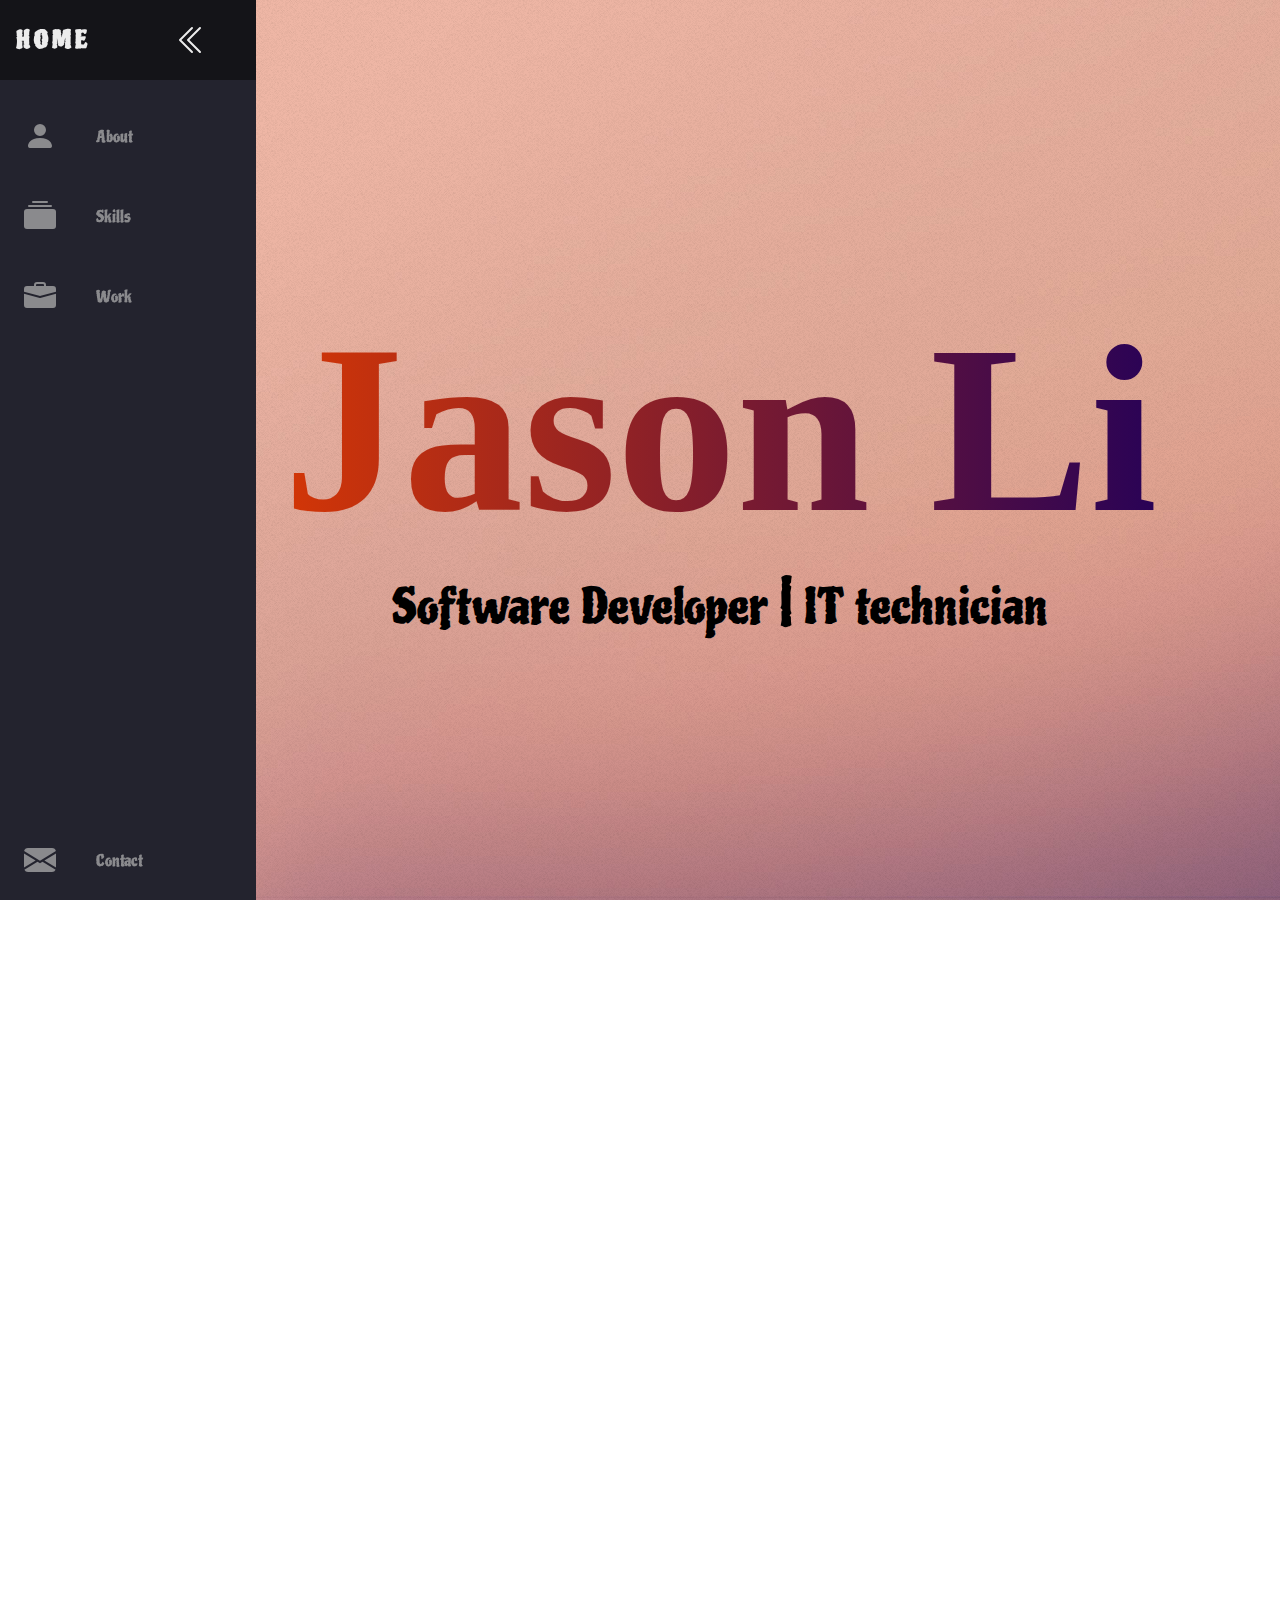
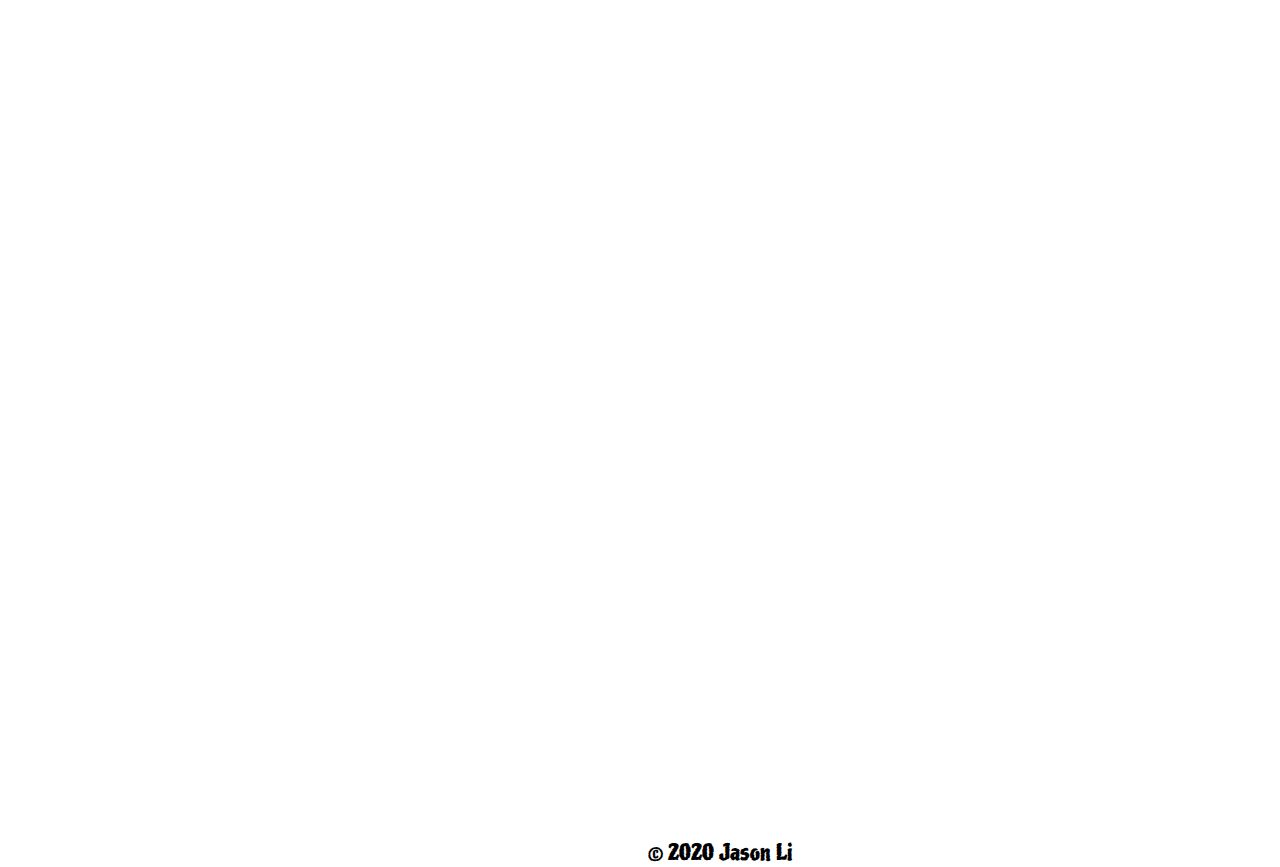
<file: index.html>
<!DOCTYPE html>
  <html lang="en">
  
  <head>
    <meta charset="UTF-8">
    <meta name="viewport" content="width=device-width, initial-scale=1.0">
    <link rel="stylesheet" href="https://use.fontawesome.com/releases/v5.7.2/css/all.css" integrity="sha384-fnmOCqbTlWIlj8LyTjo7mOUStjsKC4pOpQbqyi7RrhN7udi9RwhKkMHpvLbHG9Sr" crossorigin="anonymous">
    <link rel="stylesheet" href="main.css"/>
    <link rel="stylesheet" href="https://unpkg.com/aos@next/dist/aos.css" />
    <title>Jason Li</title>
  </head>
  
  <body>
    <nav class="navbar" >
      <ul class="navbar-nav">
        <li class="logo">
          <a href="#landing-text" class="nav-link">
            <span class="link-text logo-text">Home</span>
            <svg class="bi bi-chevron-double-right" width="4em" height="4em" viewBox="0 0 16 16" fill="currentColor" xmlns="http://www.w3.org/2000/svg">
                <path fill-rule="evenodd" d="M3.646 1.646a.5.5 0 0 1 .708 0l6 6a.5.5 0 0 1 0 .708l-6 6a.5.5 0 0 1-.708-.708L9.293 8 3.646 2.354a.5.5 0 0 1 0-.708z"/>
                <path fill-rule="evenodd" d="M7.646 1.646a.5.5 0 0 1 .708 0l6 6a.5.5 0 0 1 0 .708l-6 6a.5.5 0 0 1-.708-.708L13.293 8 7.646 2.354a.5.5 0 0 1 0-.708z"/>
              </svg>
          </a>
        </li>
  
        <li class="nav-item">
          <a href="#about" class="nav-link">
            <svg class="bi bi-person-fill" width="2em" height="2em" viewBox="0 0 16 16" fill="currentColor" xmlns="http://www.w3.org/2000/svg">
                <path fill-rule="evenodd" d="M3 14s-1 0-1-1 1-4 6-4 6 3 6 4-1 1-1 1H3zm5-6a3 3 0 1 0 0-6 3 3 0 0 0 0 6z"/>
            </svg>
            <span class="link-text">About</span>
          </a>
        </li>
  
        <li class="nav-item">
          <a href="#skills" class="nav-link">
            <svg class="bi bi-collection-fill" width="2em" height="2em" viewBox="0 0 16 16" fill="currentColor" xmlns="http://www.w3.org/2000/svg">
                <rect width="16" height="10" rx="1.5" transform="matrix(1 0 0 -1 0 14.5)"/>
                <path fill-rule="evenodd" d="M2 3a.5.5 0 0 0 .5.5h11a.5.5 0 0 0 0-1h-11A.5.5 0 0 0 2 3zm2-2a.5.5 0 0 0 .5.5h7a.5.5 0 0 0 0-1h-7A.5.5 0 0 0 4 1z"/>
            </svg>
            
            <span class="link-text">Skills</span>
          </a>
        </li>
  
        <li class="nav-item">
          <a href="#portfolio" class="nav-link">
            <svg class="bi bi-briefcase-fill" width="2em" height="2em" viewBox="0 0 16 16" fill="currentColor" xmlns="http://www.w3.org/2000/svg">
                <path fill-rule="evenodd" d="M0 12.5A1.5 1.5 0 0 0 1.5 14h13a1.5 1.5 0 0 0 1.5-1.5V6.85L8.129 8.947a.5.5 0 0 1-.258 0L0 6.85v5.65z"/>
                <path fill-rule="evenodd" d="M0 4.5A1.5 1.5 0 0 1 1.5 3h13A1.5 1.5 0 0 1 16 4.5v1.384l-7.614 2.03a1.5 1.5 0 0 1-.772 0L0 5.884V4.5zm5-2A1.5 1.5 0 0 1 6.5 1h3A1.5 1.5 0 0 1 11 2.5V3h-1v-.5a.5.5 0 0 0-.5-.5h-3a.5.5 0 0 0-.5.5V3H5v-.5z"/>
            </svg>
            <span class="link-text">Work</span>
          </a>
        </li>
  
        <li class="nav-item">
          <a href="#contact" class="nav-link">
            <svg class="bi bi-envelope-fill" width="2em" height="2em" viewBox="0 0 16 16" fill="currentColor" xmlns="http://www.w3.org/2000/svg">
                <path fill-rule="evenodd" d="M.05 3.555A2 2 0 0 1 2 2h12a2 2 0 0 1 1.95 1.555L8 8.414.05 3.555zM0 4.697v7.104l5.803-3.558L0 4.697zM6.761 8.83l-6.57 4.027A2 2 0 0 0 2 14h12a2 2 0 0 0 1.808-1.144l-6.57-4.027L8 9.586l-1.239-.757zm3.436-.586L16 11.801V4.697l-5.803 3.546z"/>
            </svg>
            <span class="link-text">Contact</span>
          </a>
        </li>
      </ul>
    </nav>

    <header>
      <div class="landing-text" id="landing-text" style="overflow: hidden; ">
        <h1>Jason Li</h1>
        <h6>Software Developer <big>|</big> IT technician</h6>
      </div>

      <section class="about" id="about" data-aos="fade-in" data-aos-delay="150">
        <div class="container">
            <div class="profile-img" >
                <img src="img/hands_folded.jpg">
            </div>

            <div class="about-details">
                <div class="about-heading">
                    <h1>About</h1>
                    <h6>Myself</h6>
                </div>
                    <p>
                      I am currently a Computer Science student at University of Maryland, College Park pursing a degree of BS.
                      Every day in this field is a new adventure as it never fails to surprises me with new things to learn. I find the world of programming 
                      magical because some simple lines of code could drastically change a person, a nation or even the whole world.
                    </p>
                    <!-- Social Media stuff -->
            </div>
        </div>
      </section>

      <section class="skills" id="skills" data-aos="fade-in" data-aos-delay="150">
        <div class="container">
            <div class="section-heading">
                <h1>Skills</h1>
                <h6>What my skills are</h6>
            </div>
            
              <div class="my-skills">
                <div class="skill">
                    <div class="icon-container">
                        <i class="fas fa-layer-group"></i>
                    </div>
                    <h1>Web Design</h1>
                    <p>Highly skilled in HTML, CSS and JavaSCript</p>
                </div>

                <div class="skill">
                    <div class="icon-container">
                        <i class="fas fa-layer-group"></i>
                    </div>
                    <h1>Software developing</h1>
                    <p>Experienced in Java, C , Python and Ruby software development</p>
                </div>

                <div class="skill">
                    <div class="icon-container">
                        <i class="fas fa-layer-group"></i>
                    </div>
                    <h1>IT technician</h1>
                    <p>Well versed in computer troubleshooting and audio visual service repairs</p>
                </div>
              </div>      
        </div>
      </section>

      <section class="portfolio" id="portfolio" data-aos="fade-in" data-aos-delay="150">

        <div class="container">
            <div class="section-heading">
                <h1>Projects</h1>
                <h6>View some of my works</h6>
            </div>

            <div class="portfolio-item">
                <div class="portfolio-description has-margin-right">
                    <h6>Web development</h6>
                    <h1>To-do list</h1>
                    <p>TO do list made with HTML, CSS, Java Script and usage of local storage to remember items</p>
                    <a href="To do/index.html" class="cta">View Details</a>
                </div>
                <div class="portfolio-img ">
                    <img src="img/todo.PNG">
                </div>
            </div>

            <div class="portfolio-item">
                <div class="portfolio-img has-margin-right">
                    <img src="img/calculator.PNG"> 
                </div>

                <div class="portfolio-description">
                    <h6>Web Development</h6>
                    <h1>Web calculator</h1>
                    <p>A web calculator made with HTML, CSS and Java Script</p>
                    <a href="Calculator/index.html" class="cta">View Details</a>
                </div>
            </div>
        </div>

      </section>

      <section class="contact" id="contact" data-aos="fade-in" data-aos-delay="150">
        <div class="container">
            <div class="section-heading">
                <h1>Contact me</h1>
                <h6>let's work together</h6>
            </div>
            <form action="">
                <label for="name">Name:</label>
                <input type="text" id="name" name="name" placeholder="Enter your name..." required>

                <label for="email">Email:</label>
                <input type="email" id="email" name="email" placeholder="Enter your email..." required>

                <label for="subject">Subject:</label>
                <textarea name="subject" id="subject" cols="10" rows="10"></textarea>
                <input type="submit" value="submit">
            </form>
        </div>
      </section>

      <footer class="copyright">
        <div class="up" id="up">
            <i class="fas fa-chevron-up"></i>
            <p>&copy; 2020 Jason Li</p>
        </div>
      </footer>
    </header>
    <script src="https://unpkg.com/aos@next/dist/aos.js"></script>
    <script>
      AOS.init();
    </script>
    <script src="https://ajax.googleapis.com/ajax/libs/jquery/3.3.1/jquery.min.js"></script>
    <script src="main.js"></script>
  </body>
  </html>
</file>
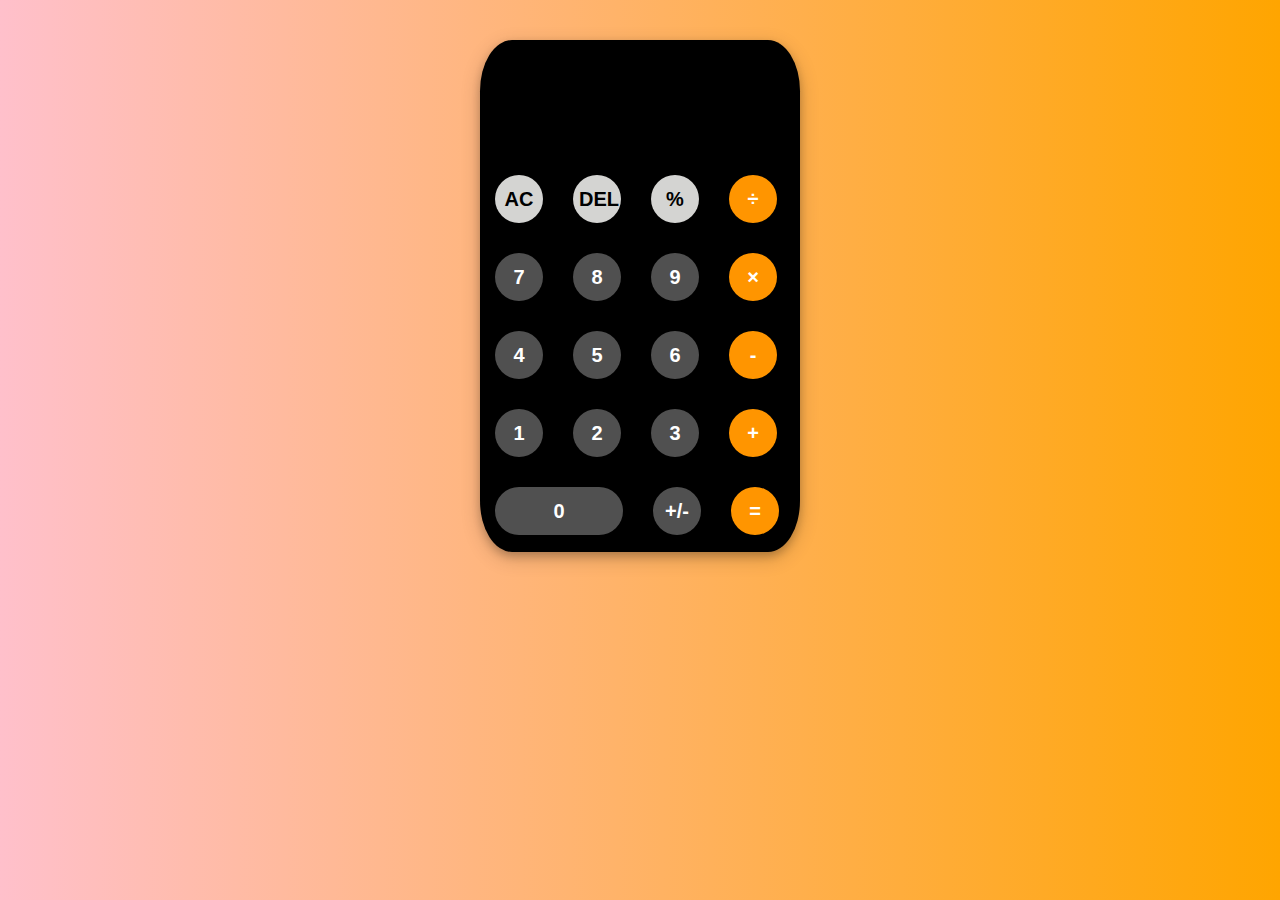
<file: Calculator/index.html>
<!DOCTYPE html>
<html lang="en">
<head>
	<meta charset="UTF-8">
	<meta name="viewport" content="width=device-width, initial-scale=1.0">
	<title>Calculator</title>
	<link rel="stylesheet" href="style.css">
</head>

<body>
	<div class="container">
		<div class="calculator">

			<div class="answer">
				<div class="history" id="history-value"></div>
				<div class="output" id="output-value"></div>
			</div>
	
			<div class="keys">
				<button class="operator" id="clear">AC</button>
				<button class="operator" id="backspace">DEL</button>
				<button class="operator" id="mod">%</button>
				<button class="operator" id="/">&#247;</button>
				<button class="number" id="7">7</button>
				<button class="number" id="8">8</button>
				<button class="number" id="9">9</button>
				<button class="operator" id="*">&times;</button>
				<button class="number" id="4">4</button>
				<button class="number" id="5">5</button>
				<button class="number" id="6">6</button>
				<button class="operator" id="-">-</button>
				<button class="number" id="1">1</button>
				<button class="number" id="2">2</button>
				<button class="number" id="3">3</button>
				<button class="operator" id="+">+</button>
				<button class="number" id="zero">0</button>
				<button class="operator" id="negate">+/-</button>
				<button class="operator" id="=">=</button>
			</div>

		</div>
	</div>	
	<script src="script.js"></script>
</body>

</html>
</file>
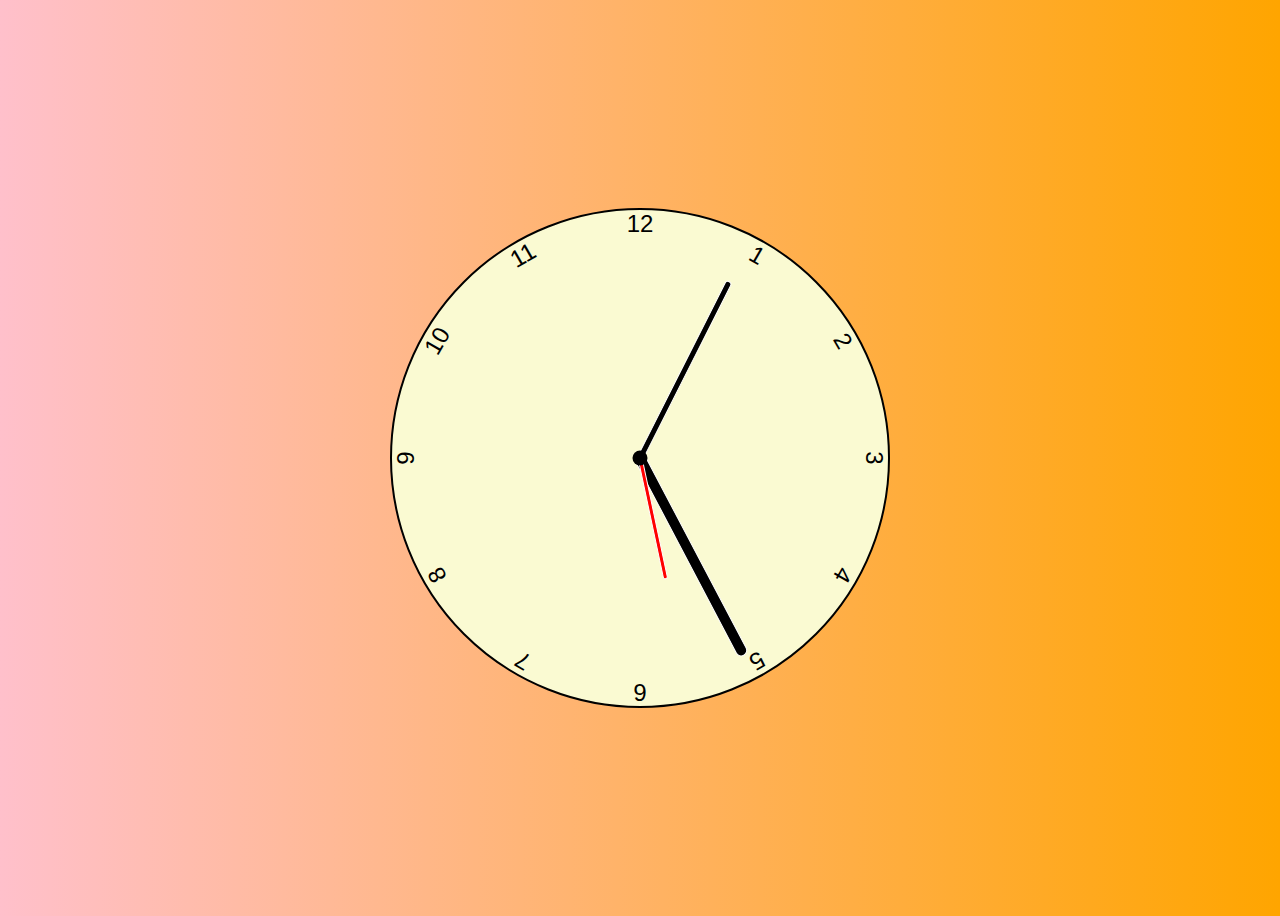
<file: Clock/clock.html>
<!DOCTYPE html>
<html lang="en">
<head>
  <meta charset="UTF-8">
  <meta name="viewport" content="width=device-width, initial-scale=1.0">
  <meta http-equiv="X-UA-Compatible" content="ie=edge">
  <link href="clock.css" rel="stylesheet">
  <script defer src="clock.js"></script>
  <title>Clock</title>
</head>
<body>
  <div class="clock">
    <div class="hand hour" data-hour-hand></div>
    <div class="hand minute" data-minute-hand></div>
    <div class="hand second" data-second-hand></div>
    <div class="number number1">1</div>
    <div class="number number2">2</div>
    <div class="number number3">3</div>
    <div class="number number4">4</div>
    <div class="number number5">5</div>
    <div class="number number6">6</div>
    <div class="number number7">7</div>
    <div class="number number8">8</div>
    <div class="number number9">9</div>
    <div class="number number10">10</div>
    <div class="number number11">11</div>
    <div class="number number12">12</div>
  </div>
</body>
</html>
</file>
<file: main.css>
@import url('https://fonts.googleapis.com/css2?family=Piedra&display=swap');

  :root {
    font-size: 16px;
    font-family: "piedra", sans-serif;
    --text-primary: #b6b6b6;
    --text-secondary: #ececec;
    --bg-primary: #23232e;
    --bg-secondary: #141418;
    --transition-speed: 600ms;
  }

  *{
    margin: 0;
    padding: 0;
    box-sizing:  border-box;
  }

  html{
    font-size: 10px;
    font-family: sans-serif;
    color: #eee;
  }

  body {
    color: black;
    background-color: white;
    width: 100%;
    height: 100%;
    background-image: url("img/overlay.png"), url("img/bg.jpg");
    background-repeat: repeat, no-repeat;
	  background-size: auto, 100% 100%;
    background-attachment: fixed;
    margin: 0;
    padding: 0;
  }

  a{
    text-decoration:  none;
    color: #eee;
  }

  p{
      font-size: 1.8rem;
      font-weight: 300;
  }

  img{
      width: 100%;
  }

  .container{
      width: 90%;
      max-width: 120rem;
      height: 100%;
      margin: 0 auto;
      position: relative;
  }

  .section-heading{
    margin-top: 7rem;
    text-align: center;
    
  }

  .section-heading h1::before{
    width: 10rem;
    height:3px;
    border-radius: .8rem;
  }

  .section-heading h1::after{
    width: 1.5rem;
    height:1.5rem;
    border-radius: 100%;
    bottom:-1rem;
  }

  .section-heading h6{
    font-size: 1.6rem;
    font-weight: 300;
  }


  /*start header*/

  header{
    width: 100%;
    height: 100vh;
    margin-left: 5rem;
    padding: 1rem;
  }

  .landing-text{
    background-size: cover;
    background-position: center;
    height: 100vh;
    display: flex;
    flex-direction: column;
    justify-content: center;
    align-items: center;
    padding: 0 20px;
  }

  .landing-text h1{
    font-size: 15rem;
    font-family: cursive;
    background: linear-gradient(to right, #D33606,#290256);
    -webkit-background-clip: text;
    -webkit-text-fill-color: transparent;
    user-select: none;
  }

  .landing-text h6{
      font-size: 3rem;
      font-weight: 300;
  }

  section{
    padding: 1rem;
    margin-left: 5rem;
    margin-bottom: 22rem;
    padding-right: 5rem;
  }

  section.contact{
    padding: 1rem;
    margin-left: 5rem;
    margin-bottom: 2rem;
  }
  /*end header*/


  /*about start*/
  .about .container{
    margin-top: 12rem;
    display: flex;
    align-items: center;
    justify-content: center;
  }


  .about-heading{
    text-align: center;
    text-transform: uppercase;
    line-height: 0;
    margin-bottom: 6rem;
    flex:2;
  }

  .about-heading h1{
    font-size: 10rem;
    opacity: .3;
  }

  .about-heading h6{
    font-size: 2rem;
    font-weight: 300;
  }

  .profile-img.resize{
    width: 50%;
    height: 50%;
 }

  .profile-img{
      flex: 1;
      margin-right: 5rem;
      flex-shrink: 2;
  }

  .about-details{
      flex:2;
  }
  /*about end*/

  /*skills start*/
  .my-skills{
    margin-top: 2rem;
    display: grid;
    grid-template-columns: repeat(auto-fit, minmax(25rem,1fr));
    grid-gap: 2.5rem;
    text-align: center;
  }

  .skill{
      display: flex;
      flex-direction: column;
      justify-content: center;
      align-items: center;
      padding: 2rem;
  }

  .skill h1{
      text-transform: uppercase;
      letter-spacing: 2px;
      margin:2rem -2px 2rem 0;
  }

  .icon-container{
      width: 10rem;
      height: 10rem;
      border: 3px solid #ffe838;
      background-color: #fd57bf;
      margin-bottom: 2rem;
      display: flex;
      transform: rotate(45deg);
  }

  .icon-container i{
      color: #ffe838;
      font-size: 5rem;
      margin: auto;
      transform: rotate(-45deg);
  }

  /*skills end*/

  /*portfolio start*/
  .portfolio-item{
    display: flex;
    align-items: center;
    justify-content: center;
    margin-bottom: 5rem;
  }

  .portfolio-item:last-child{
      margin-bottom: 0;
  }

  .portfolio-description{
    margin: 1rem;
  }

  .portfolio-description h6{
      font-size: 1.5rem;
      text-transform: uppercase;
      font-weight: 300;
      opacity: 0.3;
  }

  .portfolio-description h1{
      font-size: 3rem;
      font-weight: 300;
      margin: 1rem 0
  }

  .portfolio-description .cta{
      display: inline-block;
      margin-top: 2.5rem;
      font-size: 1.5rem;
      text-transform: uppercase;
      color: #3883ff;
      transition: color 650ms;
  }

  .portfolio-description .cta:hover{
      color: #2f67cd;
  }
  /*portfolio end*/

  /*contact start*/


  form{
      width: 70%;
      margin-left:12rem;
      margin-bottom: 0rem;
  }

  form label{
      font-size: 1.5rem;
  }

  input, select, textarea{
      width: 100%;
      padding: 1rem;
      margin-bottom: 10px;
      border: none;
      outline-color: orange;
  }

  input[type = "submit"] {
      width: initial;
      background-color: blue;
      color : #eee;
      padding: 1rem, 2rem;
      border-radius: .8rem;
      cursor: pointer;
      transition: background-color 650ms;
  }

  input[type="submit"]:hover{
      color: #221e3f;
      background-color: #ffe838;
  }
  /*contact end*/

  /*Start footer*/
  .copyright{
    width: 100%;
    text-align: center;
    background-color: 2rem 0;
    position: relative;
  }
  

  .copyright p{
    font-size: 1.4rem;
  }
  /*End footer*/
  
  /*Nav bar start */
  nav::-webkit-scrollbar, body::-webkit-scrollbar{
    width: 0rem;
    height: 0rem;
  }
  
  
  .navbar {
    position: fixed;
    background-color: var(--bg-primary);
    transition: width 600ms ease;
    overflow: scroll;
    z-index: 1;
  }
  
  .navbar-nav {
    list-style: none;
    padding: 0;
    margin: 0;
    display: flex;
    flex-direction: column;
    align-items: center;
    height: 100%;
  }
  
  .nav-item {
    width: 100%;
  }
  
  .nav-item:last-child {
    margin-top: auto;
  }
  
  .nav-link {
    display: flex;
    align-items: center;
    height: 5rem;
    color: var(--text-primary);
    text-decoration: none;
    filter: grayscale(100%) opacity(0.7);
    transition: var(--transition-speed);
  }
  
  .nav-link:hover {
    filter: grayscale(0%) opacity(1);
    background: var(--bg-secondary);
    color: var(--text-secondary);
  }
  
  .link-text {
    display: none;
    margin-left: 1rem;
  }
  
  .nav-link svg {
    width: 2rem;
    min-width: 2rem;
    margin: 0 1.5rem;
  }
  
  .fa-primary {
    color: #ff7eee;
  }
  
  .fa-secondary {
    color: #df49a6;
  }
  
  .fa-primary,
  .fa-secondary {
    transition: var(--transition-speed);
  }
  
  .logo {
    font-weight: bold;
    text-transform: uppercase;
    margin-bottom: 1rem;
    text-align: center;
    color: var(--text-secondary);
    background: var(--bg-secondary);
    font-size: 1.5rem;
    letter-spacing: 0.3ch;
    width: 100%;
  }
  
  .logo svg {
    transform: rotate(0deg);
    transition: var(--transition-speed);
  }
  
  .logo-text
  {
    display: inline;
    position: absolute;
    left: -999px;
    transition: var(--transition-speed);
  }
  
  .navbar:hover .logo svg {
    transform: rotate(-180deg);
  }

  /*Nav bar end */


  




  
  
  /* Small screens */
  @media only screen and (max-width: 600px) {
    :root {
      margin: 0;
      font-size: 16px;
    }

    header {
      margin: 0;
    }

    .navbar {
      bottom: 0;
      width: 100vw;
      height: 5rem;
    }
  
    .logo {
      display: none;
    }
  
    .navbar-nav {
      flex-direction: row;
    }
  
    .nav-link {
      justify-content: center;
    }
    

    .landing-text h1{
      font-size: 7rem;
    }

    .landing-text h6{
      font-size: 1.5rem;
    }

    .about-heading h1{
      font-size: 5rem;
    }
    .about-detail{
      flex-direction: initial;
    }
    .about-details li{
      margin: 0;
    }

    .section-heading.skills{
      margin-left: 0rem;
    }

    .skills{
      margin-left: -4.7rem;
    }


    section{
      margin:0;
    }

    .section-heading h1{
      margin:0;
    }

    .contact{
      margin: 0;
    }

    form{
      margin: 0;
    }

    

  }
  
  /* Large screens */
  @media only screen and (min-width: 600px) {
    .navbar {
      top: 0;
      width: 5rem;
      height: 100vh;
    }
  
    .navbar:hover {
      width: 16rem;
    }
  
    .navbar:hover .link-text {
      display: inline;
    }
  
    .navbar:hover .logo svg
    {
      margin-left: 11rem;
    }
  
    .navbar:hover .logo-text
    {
      left: 0px;
    }
  }
  
  .dark {
    --text-primary: #b6b6b6;
    --text-secondary: #ececec;
    --bg-primary: #23232e;
    --bg-secondary: #141418;
  }
  
  .light {
    --text-primary: #1f1f1f;
    --text-secondary: #000000;
    --bg-primary: #ffffff;
    --bg-secondary: #e4e4e4;
  }
  
  .solar {
    --text-primary: #576e75;
    --text-secondary: #35535c;
    --bg-primary: #fdf6e3;
    --bg-secondary: #f5e5b8;
  }
  
  .theme-icon {
    display: none;
  }
  
  .dark #darkIcon {
    display: block;
  }
  
  .light #lightIcon {
    display: block;
  }
  
  .solar #solarIcon {
    display: block;
  }
</file>
<file: Calculator/style.css>
body{
	font-family: Verdana, Geneva, Tahoma, sans-serif;
	background: linear-gradient(to right,pink,orange);
}

.container{
	width: 1000px;
	height: 550px;
	margin: 20px auto;	
}
.calculator{
	width: 20rem;
	height: 32rem;
	background-color: black;
	margin: 0 auto;
	top: 20px;
	position: relative;
	border-radius: 10%;
	box-shadow: 0 4px 8px 0 rgba(0, 0, 0, 0.2), 0 6px 20px 0 rgba(0, 0, 0, 0.19);
}
.answer{
    height: 120px;
    color: white;
}
.history{
	text-align: right;
	height: 20px;
	margin: 0 20px;
	padding-top: 20px;
	font-size: 15px;
	color: #919191;
}

.output{
	text-align: right;
	height: 60px;
	margin: 10px 20px;
	font-size: 30px;
}

.operator, .number, .empty{
    color: white;
	width: 3rem;
	height: 3rem;
	margin: 15px;
	float: left;
	border-radius: 50%;
	border-width: 0;
	font-weight: bold;
	font-size: 15px;
}

#zero{
    border-radius: 5rem;
    width: 8rem;
    height: 3rem;
}

.number, .empty{
    background-color: #eaedef;
}
.number, .operator{
	cursor: pointer;
}
.operator:active, .number:active{
	font-size: 1rem;
}
.operator:focus, .number:focus, .empty:focus{
	outline: 0;
}

#clear, #backspace, #mod{
    color: black;
}

.keys>button{
    font-size: 20px;
	background-color: #505050;
}

button:nth-child(1){
	font-size: 20px;
	background-color: #D4D4D2;
}

button:nth-child(2){
	font-size: 20px;
	background-color: #D4D4D2;
}

button:nth-child(3){
	font-size: 20px;
	background-color: #D4D4D2;
}

button:nth-child(4){
	font-size: 20px;
	background-color: #FF9500;
}
button:nth-child(8){
	font-size: 20px;
	background-color: #FF9500;
}
button:nth-child(12){
	font-size: 20px;
	background-color: #FF9500;
}
button:nth-child(16){w2
	font-size: 20px;
	background-color: #FF9500;
}
button:nth-child(19){
	font-size: 20px;
	background-color: #FF9500;
}
</file>
<file: Clock/clock.css>
*, *::before, *::after{
    box-sizing: border-box;
    font-family: Verdana, Geneva, Tahoma, sans-serif;
}

body {
    background: linear-gradient(to right,pink,orange);
    display: flex;
    justify-content: center;
    align-items: center;
    min-height: 100vh;
    overflow: hidden;
}

.clock{
    width: 500px;
    height: 500px;
    background-color: lightgoldenrodyellow;
    border-radius: 50%;
    border: 2px solid black;
    position: relative;
}

.number{
    font-size: 1.5rem;
    --rotation: 0;
    position: absolute;
    width: 100%;
    height: 100%;
    text-align: center;
    transform: rotate(Var(--rotation));
}

.clock .number1{--rotation: 30deg; }
.clock .number2{--rotation: 60deg; }
.clock .number3{--rotation: 90deg; }
.clock .number4{--rotation: 120deg; }
.clock .number5{--rotation: 150deg; }
.clock .number6{--rotation: 180deg; }
.clock .number7{--rotation: 210deg; }
.clock .number8{--rotation: 240deg; }
.clock .number9{--rotation: 270deg; }
.clock .number10{--rotation: 300deg; }
.clock .number11{--rotation: 330deg; }

.hand{
    --rotation: 0;
    position: absolute;
    bottom: 50%;
    left: 50%;
    width: 12px;
    height: 45%;
    background-color: black;
    transform: translateX(-50%);
    border: 1px solid white;
    border-top-left-radius: 10px;
    border-top-right-radius: 10px;
    transform-origin: bottom;
    z-index: 1;
    transform: translateX(-50%) rotate(calc(var(--rotation)*1deg));
}

.hand.second{
    width: 3px;
    height: 45%;
    background: black;
}

.hand.minute{
    width: 7px;
    height: 40%;
    background: black;
}

.hand.second{
    width: 5px;
    height: 25%;
    background: red;
}

.clock::after{
    content: '';
    position: absolute;
    background-color: black;
    z-index: 2;
    width: 15px;
    height: 15px;
    top: 50%;
    left: 50%;
    transform:  translate(-50%, -50%);
    border-radius: 50%;
}
</file>
